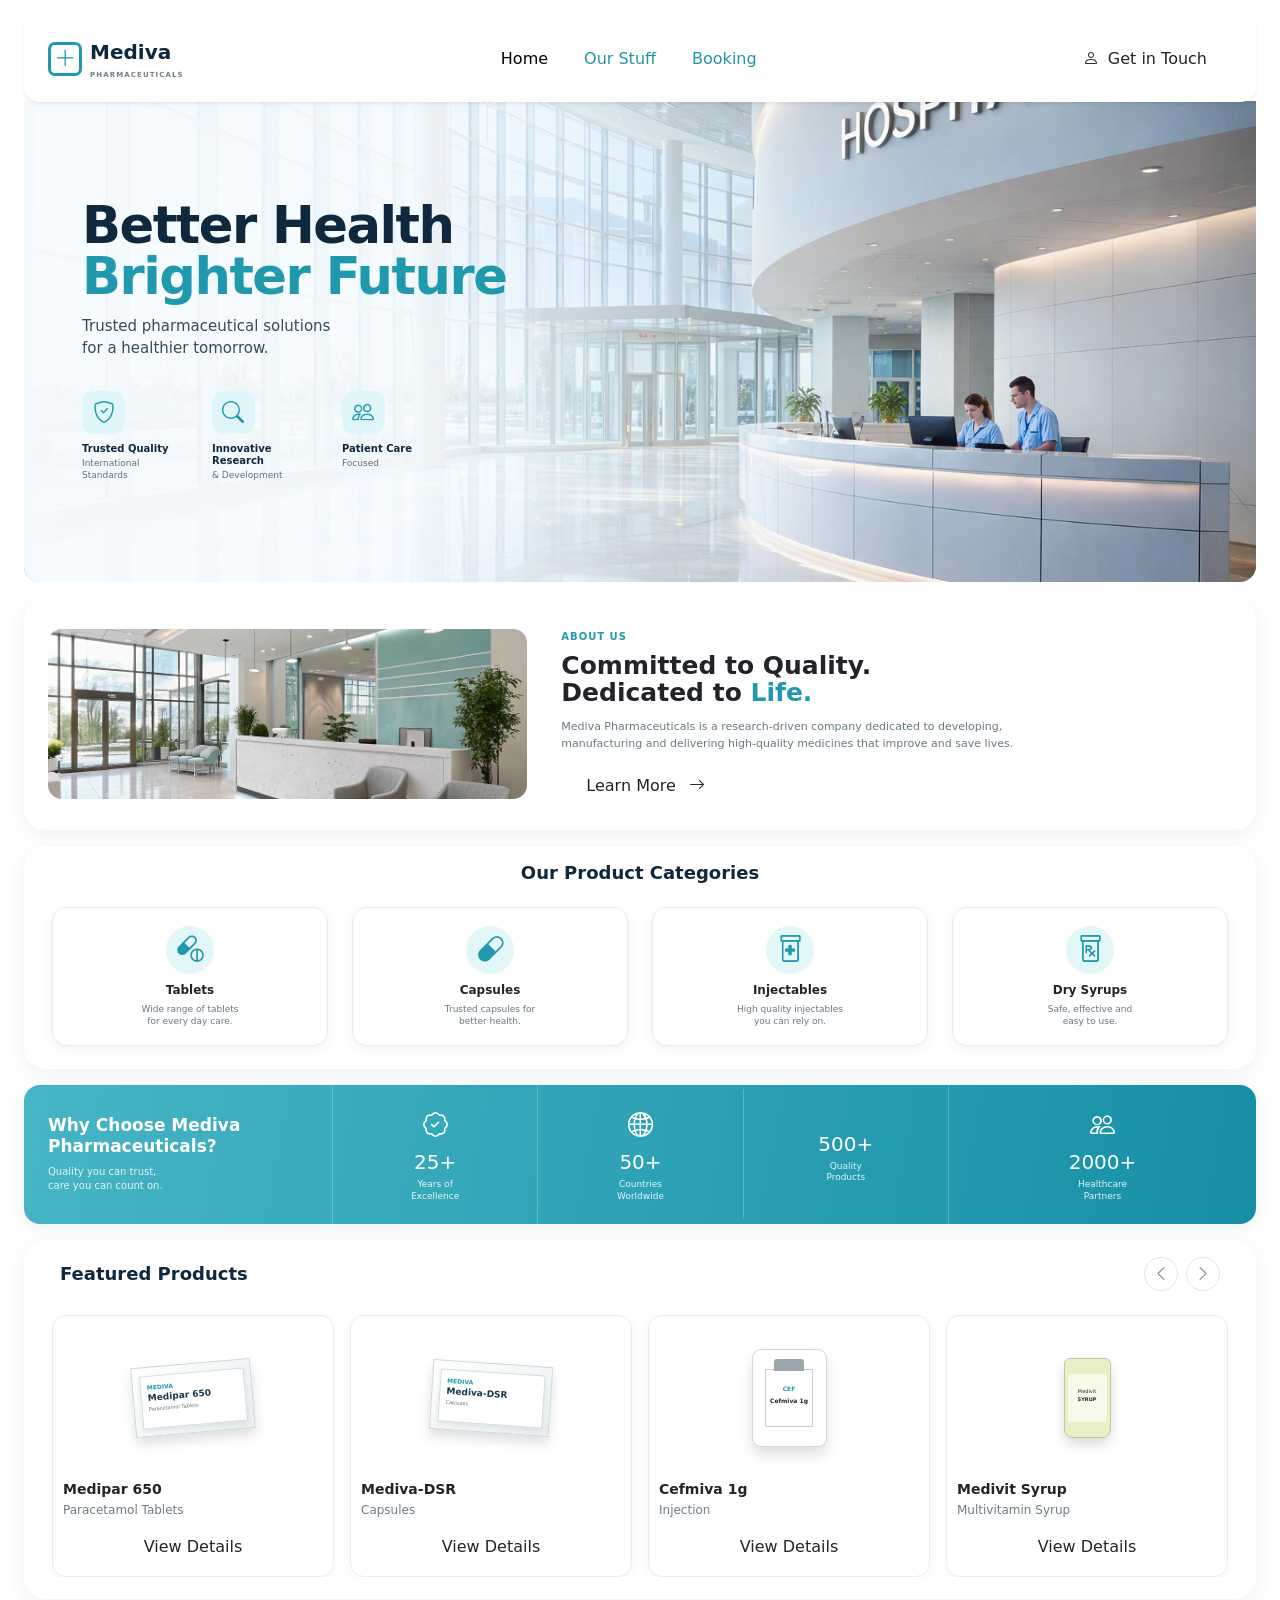
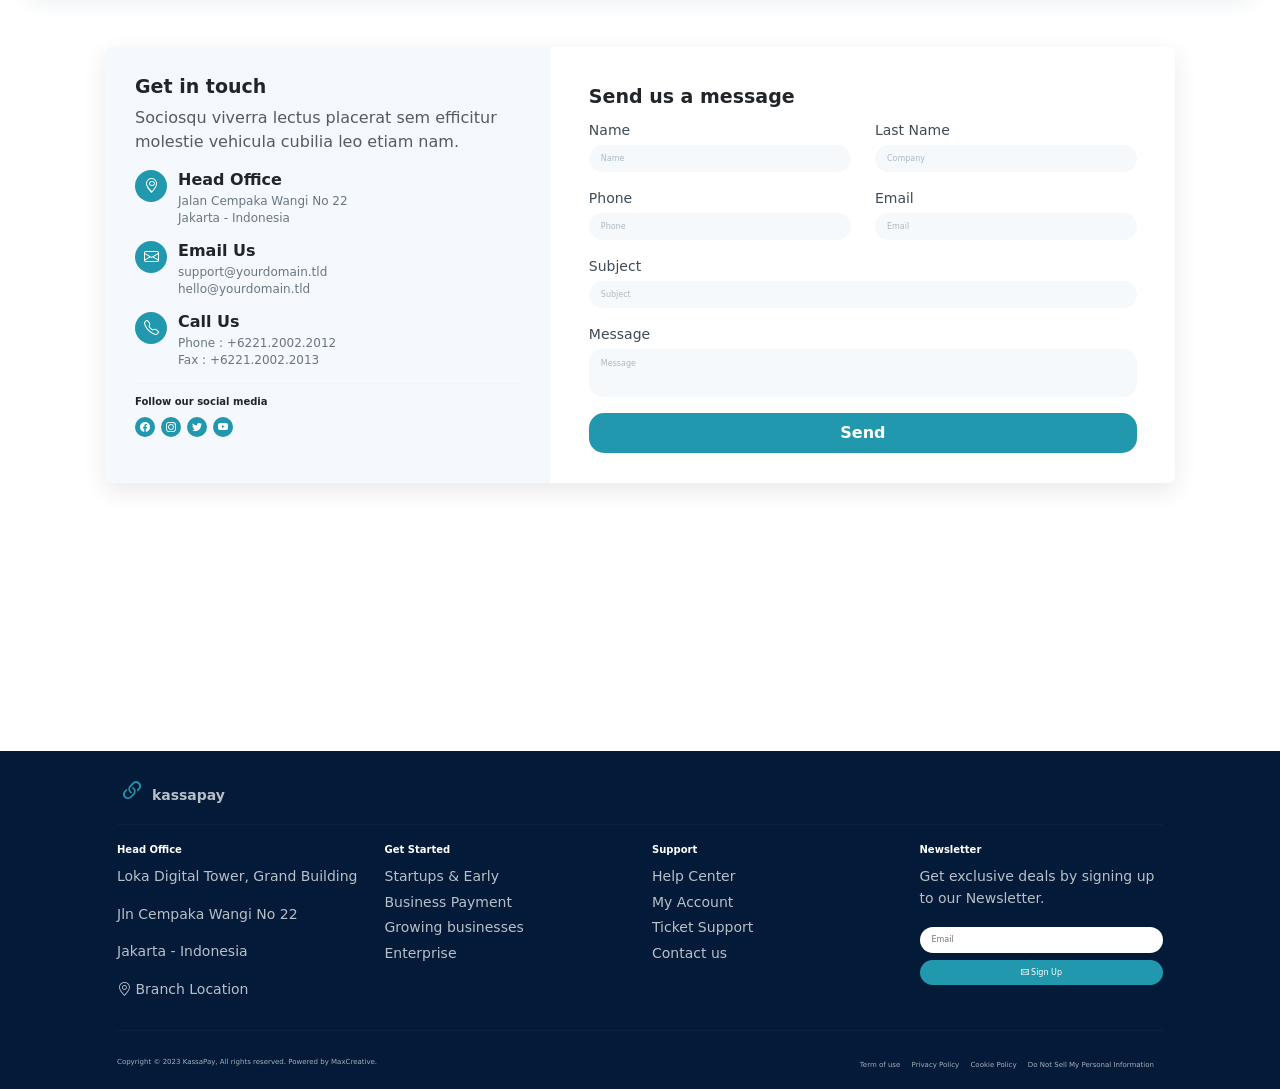
<file: index.html>
<!DOCTYPE html>
<html lang="en">
<head>
    <meta charset="UTF-8">
    <meta name="viewport" content="width=device-width, initial-scale=1.0">

    <title>Mediva Pharmaceuticals</title>

    
        <!-- External CSS -->
        <link rel="stylesheet" href="style.css">
    <!-- Bootstrap CSS -->
    <link
        href="https://cdn.jsdelivr.net/npm/bootstrap@5.3.3/dist/css/bootstrap.min.css"
        rel="stylesheet">

    <!-- Bootstrap Icons -->
    <link
        rel="stylesheet"
        href="https://cdn.jsdelivr.net/npm/bootstrap-icons@1.11.3/font/bootstrap-icons.min.css">


</head>


<body>

<main class="site-wrapper">

    <!-- ================= NAVBAR + HERO ================= -->

    <section class="hero-section container-fluid px-2 px-sm-3 px-lg-4 pt-3">

        <!-- Navbar -->
        <nav class="navbar navbar-expand-lg bg-white rounded-4 shadow-sm px-3 px-lg-4 py-3 hero-navbar">

            <div class="container-fluid p-0">

                <!-- Logo -->
                <a class="navbar-brand d-flex align-items-center gap-2" href="#">

                    <span class="brand-icon">
                        <i class="bi bi-plus-lg"></i>
                    </span>

                    <span>
                        <strong class="brand-name">Mediva</strong>
                        <small class="brand-subtitle d-block">
                            PHARMACEUTICALS
                        </small>
                    </span>

                </a>


                <!-- Mobile Button -->
                <button
                    class="navbar-toggler border-0 shadow-none"
                    type="button"
                    data-bs-toggle="collapse"
                    data-bs-target="#mainNavbar">

                    <i class="bi bi-list fs-2"></i>

                </button>


                <!-- Navigation -->
                <div class="collapse navbar-collapse" id="mainNavbar">

                    <ul class="navbar-nav mx-auto mb-2 mb-lg-0 gap-lg-3 text-center">

                        <li class="nav-item">
                            <a class="nav-link active" href="index.html">Home</a>
                        </li>

                        <li class="nav-item">
                            <a class="nav-link" href="team.html">Our Stuff</a>
                        </li>

                        <li class="nav-item">
                            <a class="nav-link" href="booking.html">Booking</a>
                        </li>

                    </ul>


                    <a href="booking.html"
                       class="btn btn-contact rounded-pill px-4">

                        <i class="bi bi-person me-1"></i>
                        Get in Touch

                    </a>

                </div>

            </div>

        </nav>


        <!-- Hero -->
        <div class="hero-content position-relative overflow-hidden rounded-bottom-4">

            <img
                class="hero-image"
                src="image/photo5.png">

            <div class="hero-overlay"></div>


            <div class="container position-relative py-5">

                <div class="row align-items-center min-vh-50">

                    <div class="col-12 col-lg-5 py-4">

                        <h1 class="hero-title">
                            Better Health<br>
                            <span>Brighter Future</span>
                        </h1>

                        <p class="hero-text">
                            Trusted pharmaceutical solutions
                            <br class="d-none d-md-block">
                            for a healthier tomorrow.
                        </p>


                        <!-- Hero Features -->

                        <div class="row g-3 mt-3 hero-features">

                            <div class="col-4">

                                <div class="feature-icon">
                                    <i class="bi bi-shield-check"></i>
                                </div>

                                <h6>Trusted Quality</h6>

                                <p>
                                    International<br>
                                    Standards
                                </p>

                            </div>


                            <div class="col-4">

                                <div class="feature-icon">
                                    <i class="bi bi-search"></i>
                                </div>

                                <h6>Innovative Research</h6>

                                <p>
                                    & Development
                                </p>

                            </div>


                            <div class="col-4">

                                <div class="feature-icon">
                                    <i class="bi bi-people"></i>
                                </div>

                                <h6>Patient Care</h6>

                                <p>
                                    Focused
                                </p>

                            </div>

                        </div>

                    </div>

                </div>

            </div>



        </div>

    </section>



    <!-- ================= ABOUT ================= -->

    <section
        id="about"
        class="container-fluid px-2 px-sm-3 px-lg-4 mt-3">

        <div class="section-card about-card">

            <div class="row align-items-center g-4">

                <div class="col-12 col-lg-5">

                    <img
                        class="about-image"
                        src="image/photo2.jpg">

                </div>


                <div class="col-12 col-lg-7">

                    <div class="about-content">

                        <span class="eyebrow">
                            ABOUT US
                        </span>

                        <h2>
                            Committed to Quality.<br>
                            Dedicated to <span>Life.</span>
                        </h2>

                        <p>
                            Mediva Pharmaceuticals is a research-driven company
                            dedicated to developing, manufacturing and delivering
                            high-quality medicines that improve and save lives.
                        </p>

                        <a href="#"
                           class="btn btn-teal rounded-pill px-4">

                            Learn More
                            <i class="bi bi-arrow-right ms-2"></i>

                        </a>

                    </div>

                </div>

            </div>

        </div>

    </section>



    <!-- ================= CATEGORIES ================= -->

    <section
        id="categories"
        class="container-fluid px-2 px-sm-3 px-lg-4 mt-3">

        <div class="section-card categories-card">

            <div class="text-center mb-4">

                <h2 class="section-title">
                    Our Product Categories
                </h2>

            </div>


            <div class="row g-3 g-lg-4">

                <!-- Tablets -->
                <div class="col-6 col-lg-3">

                    <div class="category-card">

                        <div class="category-icon">
                            <i class="bi bi-capsule-pill"></i>
                        </div>

                        <h5>Tablets</h5>

                        <p>
                            Wide range of tablets<br>
                            for every day care.
                        </p>

                    </div>

                </div>


                <!-- Capsules -->
                <div class="col-6 col-lg-3">

                    <div class="category-card">

                        <div class="category-icon">
                            <i class="bi bi-capsule"></i>
                        </div>

                        <h5>Capsules</h5>

                        <p>
                            Trusted capsules for<br>
                            better health.
                        </p>

                    </div>

                </div>


                <!-- Injectables -->
                <div class="col-6 col-lg-3">

                    <div class="category-card">

                        <div class="category-icon">
                            <i class="bi bi-prescription2"></i>
                        </div>

                        <h5>Injectables</h5>

                        <p>
                            High quality injectables<br>
                            you can rely on.
                        </p>

                    </div>

                </div>


                <!-- Syrups -->
                <div class="col-6 col-lg-3">

                    <div class="category-card">

                        <div class="category-icon">
                            <i class="bi bi-prescription"></i>
                        </div>

                        <h5>Dry Syrups</h5>

                        <p>
                            Safe, effective and<br>
                            easy to use.
                        </p>

                    </div>

                </div>

            </div>

        </div>

    </section>



    <!-- ================= STATS ================= -->

    <section
        id="quality"
        class="container-fluid px-2 px-sm-3 px-lg-4 mt-3">

        <div class="stats-section rounded-4">

            <div class="row align-items-center g-0">

                <div class="col-12 col-lg-3 stats-intro p-4">

                    <h2>
                        Why Choose Mediva
                        Pharmaceuticals?
                    </h2>

                    <p>
                        Quality you can trust,<br>
                        care you can count on.
                    </p>

                </div>


                <div class="col-6 col-lg-2 stat-item">

                    <i class="bi bi-patch-check"></i>

                    <strong>25+</strong>

                    <span>
                        Years of<br>
                        Excellence
                    </span>

                </div>


                <div class="col-6 col-lg-2 stat-item">

                    <i class="bi bi-globe2"></i>

                    <strong>50+</strong>

                    <span>
                        Countries<br>
                        Worldwide
                    </span>

                </div>


                <div class="col-6 col-lg-2 stat-item">

                    <i class="bi bi-flask"></i>

                    <strong>500+</strong>

                    <span>
                        Quality<br>
                        Products
                    </span>

                </div>


                <div class="col-6 col-lg-3 stat-item">

                    <i class="bi bi-people"></i>

                    <strong>2000+</strong>

                    <span>
                        Healthcare<br>
                        Partners
                    </span>

                </div>

            </div>

        </div>

    </section>



    <!-- ================= PRODUCTS ================= -->

    <section
        id="products"
        class="container-fluid px-2 px-sm-3 px-lg-4 mt-3">

        <div class="section-card products-section">

            <div class="d-flex justify-content-between align-items-center mb-4 px-2">

                <h2 class="section-title mb-0">
                    Featured Products
                </h2>

                <div class="d-none d-sm-flex gap-2">

                    <button
                        class="carousel-btn"
                        type="button"
                        data-bs-target="#productsCarousel"
                        data-bs-slide="prev">

                        <i class="bi bi-chevron-left"></i>

                    </button>

                    <button
                        class="carousel-btn"
                        type="button"
                        data-bs-target="#productsCarousel"
                        data-bs-slide="next">

                        <i class="bi bi-chevron-right"></i>

                    </button>

                </div>

            </div>


            <div
                id="productsCarousel"
                class="carousel slide"
                data-bs-ride="carousel">

                <div class="carousel-inner">


                    <!-- First Slide -->

                    <div class="carousel-item active">

                        <div class="row g-3">


                            <!-- Product 1 -->
                            <div class="col-6 col-lg-3">

                                <div class="product-card">

                                    <div class="product-image product-one">

                                        <div class="medicine-box">

                                            <small>MEDIVA</small>

                                            <strong>
                                                Medipar 650
                                            </strong>

                                            <span>
                                                Paracetamol Tablets
                                            </span>

                                        </div>

                                    </div>

                                    <h5>Medipar 650</h5>

                                    <p>
                                        Paracetamol Tablets
                                    </p>

                                    <a href="#"
                                       class="btn product-btn">
                                        View Details
                                    </a>

                                </div>

                            </div>


                            <!-- Product 2 -->
                            <div class="col-6 col-lg-3">

                                <div class="product-card">

                                    <div class="product-image product-two">

                                        <div class="medicine-box">

                                            <small>MEDIVA</small>

                                            <strong>
                                                Mediva-DSR
                                            </strong>

                                            <span>
                                                Capsules
                                            </span>

                                        </div>

                                    </div>

                                    <h5>Mediva-DSR</h5>

                                    <p>Capsules</p>

                                    <a href="#"
                                       class="btn product-btn">
                                        View Details
                                    </a>

                                </div>

                            </div>


                            <!-- Product 3 -->
                            <div class="col-6 col-lg-3">

                                <div class="product-card">

                                    <div class="product-image product-three">

                                        <div class="medicine-vial">

                                            <span>CEF</span>

                                            <strong>
                                                Cefmiva 1g
                                            </strong>

                                        </div>

                                    </div>

                                    <h5>Cefmiva 1g</h5>

                                    <p>Injection</p>

                                    <a href="#"
                                       class="btn product-btn">
                                        View Details
                                    </a>

                                </div>

                            </div>


                            <!-- Product 4 -->
                            <div class="col-6 col-lg-3">

                                <div class="product-card">

                                    <div class="product-image product-four">

                                        <div class="medicine-bottle">

                                            <span>
                                                Medivit
                                            </span>

                                            <strong>
                                                SYRUP
                                            </strong>

                                        </div>

                                    </div>

                                    <h5>Medivit Syrup</h5>

                                    <p>
                                        Multivitamin Syrup
                                    </p>

                                    <a href="#"
                                       class="btn product-btn">
                                        View Details
                                    </a>

                                </div>

                            </div>

                        </div>

                    </div>



                    <!-- Second Slide -->

                    <div class="carousel-item">

                        <div class="row g-3">

                            <div class="col-6 col-lg-3">

                                <div class="product-card">

                                    <div class="product-image product-two">

                                        <div class="medicine-box">

                                            <small>MEDIVA</small>

                                            <strong>
                                                Amoxiva
                                            </strong>

                                            <span>
                                                Capsules
                                            </span>

                                        </div>

                                    </div>

                                    <h5>Amoxiva</h5>

                                    <p>
                                        Antibiotic Capsules
                                    </p>

                                    <a href="#"
                                       class="btn product-btn">
                                        View Details
                                    </a>

                                </div>

                            </div>


                            <div class="col-6 col-lg-3">

                                <div class="product-card">

                                    <div class="product-image product-three">

                                        <div class="medicine-vial">

                                            <span>MED</span>

                                            <strong>
                                                Mediva 500
                                            </strong>

                                        </div>

                                    </div>

                                    <h5>Mediva 500</h5>

                                    <p>Injection</p>

                                    <a href="#"
                                       class="btn product-btn">
                                        View Details
                                    </a>

                                </div>

                            </div>


                            <div class="col-6 col-lg-3">

                                <div class="product-card">

                                    <div class="product-image product-one">

                                        <div class="medicine-box">

                                            <small>MEDIVA</small>

                                            <strong>
                                                Paracare
                                            </strong>

                                            <span>
                                                Tablets
                                            </span>

                                        </div>

                                    </div>

                                    <h5>Paracare</h5>

                                    <p>Tablets</p>

                                    <a href="#"
                                       class="btn product-btn">
                                        View Details
                                    </a>

                                </div>

                            </div>


                            <div class="col-6 col-lg-3">

                                <div class="product-card">

                                    <div class="product-image product-four">

                                        <div class="medicine-bottle">

                                            <span>
                                                VitaMed
                                            </span>

                                            <strong>
                                                SYRUP
                                            </strong>

                                        </div>

                                    </div>

                                    <h5>VitaMed Syrup</h5>

                                    <p>
                                        Multivitamin Syrup
                                    </p>

                                    <a href="#"
                                       class="btn product-btn">
                                        View Details
                                    </a>

                                </div>

                            </div>

                        </div>

                    </div>

                </div>

            </div>

        </div>

    </section>




<!-- =====================================================
     CONTACT CARD
===================================================== -->

<section
    id="contact"
    class="contact-wrapper mt-5">


    <div class="container">

        <div class="contact-card">


            <div class="row g-0">


                <!-- ======================================
                     LEFT CONTACT INFORMATION
                ======================================= -->

                <div class="col-lg-5">

                    <div class="contact-information">

                        <h2>
                            Get in touch
                        </h2>


                        <p class="text-muted">

                            Sociosqu viverra lectus placerat sem
                            efficitur molestie vehicula cubilia leo
                            etiam nam.

                        </p>


                        <!-- Head Office -->

                        <div class="contact-item">

                            <div class="contact-icon">

                                <i class="bi bi-geo-alt"></i>

                            </div>


                            <div>

                                <h6>
                                    Head Office
                                </h6>

                                <p>
                                    Jalan Cempaka Wangi No 22<br>
                                    Jakarta - Indonesia
                                </p>

                            </div>

                        </div>


                        <!-- Email -->

                        <div class="contact-item">

                            <div class="contact-icon">

                                <i class="bi bi-envelope"></i>

                            </div>


                            <div>

                                <h6>
                                    Email Us
                                </h6>

                                <p>
                                    support@yourdomain.tld<br>
                                    hello@yourdomain.tld
                                </p>

                            </div>

                        </div>


                        <!-- Phone -->

                        <div class="contact-item">

                            <div class="contact-icon">

                                <i class="bi bi-telephone"></i>

                            </div>


                            <div>

                                <h6>
                                    Call Us
                                </h6>

                                <p>
                                    Phone : +6221.2002.2012<br>
                                    Fax : +6221.2002.2013
                                </p>

                            </div>

                        </div>


                        <hr>


                        <!-- Social Media -->

                        <h6 class="social-title">
                            Follow our social media
                        </h6>


                        <div class="social-icons">

                            <a href="#">
                                <i class="bi bi-facebook"></i>
                            </a>

                            <a href="#">
                                <i class="bi bi-instagram"></i>
                            </a>

                            <a href="#">
                                <i class="bi bi-twitter"></i>
                            </a>

                            <a href="#">
                                <i class="bi bi-youtube"></i>
                            </a>

                        </div>

                    </div>

                </div>



                <!-- ======================================
                     RIGHT CONTACT FORM
                ======================================= -->

                <div class="col-lg-7">

                    <div class="contact-form">

                        <h2>
                            Send us a message
                        </h2>


                        <form>


                            <!-- Name + Company -->

                            <div class="row">

                                <div class="col-md-6 mb-3">

                                    <label>
                                        Name
                                    </label>

                                    <input
                                        type="text"
                                        class="form-control"
                                        placeholder="Name">

                                </div>


                                <div class="col-md-6 mb-3">

                                    <label>
                                        Last Name
                                    </label>

                                    <input
                                        type="text"
                                        class="form-control"
                                        placeholder="Company">

                                </div>

                            </div>


                            <!-- Phone + Email -->

                            <div class="row">

                                <div class="col-md-6 mb-3">

                                    <label>
                                        Phone
                                    </label>

                                    <input
                                        type="text"
                                        class="form-control"
                                        placeholder="Phone">

                                </div>


                                <div class="col-md-6 mb-3">

                                    <label>
                                        Email
                                    </label>

                                    <input
                                        type="email"
                                        class="form-control"
                                        placeholder="Email">

                                </div>

                            </div>


                            <!-- Subject -->

                            <div class="mb-3">

                                <label>
                                    Subject
                                </label>

                                <input
                                    type="text"
                                    class="form-control"
                                    placeholder="Subject">

                            </div>


                            <!-- Message -->

                            <div class="mb-3">

                                <label>
                                    Message
                                </label>

                                <textarea
                                    class="form-control message-box"
                                    placeholder="Message"></textarea>

                            </div>


                            <!-- Send -->

                            <button
                                type="submit"
                                class=" send-btn">

                                Send

                            </button>

                        </form>

                    </div>

                </div>

            </div>

        </div>

    </div>

</section>



<!-- =====================================================
     MAP
===================================================== -->

<section class="map-section">

    <iframe
        src="https://www.google.com/maps?q=London%20Eye%2C%20London&output=embed"
        loading="lazy"
        allowfullscreen>
    </iframe>

</section>



<!-- =====================================================
     FOOTER
===================================================== -->

<footer class="footer">


    <div class="container">


        <!-- Footer Top -->

        <div
            class="footer-top d-flex justify-content-between align-items-center">

            <a
                class="footer-logo"
                href="#">

                <span class="logo-icon">
                    <i class="bi bi-link-45deg"></i>
                </span>

                <span>
                    kassapay
                </span>

            </a>


            <!-- Footer Social -->

        </div>


        <hr class="footer-line">



        <!-- Footer Columns -->

        <div class="row gy-4">


            <!-- Office -->

            <div class="col-6 col-lg-3">

                <h6>
                    Head Office
                </h6>

                <p>
                    Loka Digital Tower, Grand Building
                </p>

                <p>
                    Jln Cempaka Wangi No 22
                </p>

                <p>
                    Jakarta - Indonesia
                </p>

                <p>
                    <i class="bi bi-geo-alt"></i>
                    Branch Location
                </p>

            </div>


            <!-- Get Started -->

            <div class="col-6 col-lg-3">

                <h6>
                    Get Started
                </h6>

                <a href="#">
                    Startups & Early
                </a>

                <a href="#">
                    Business Payment
                </a>

                <a href="#">
                    Growing businesses
                </a>

                <a href="#">
                    Enterprise
                </a>

            </div>


            <!-- Support -->

            <div class="col-6 col-lg-3">

                <h6>
                    Support
                </h6>

                <a href="#">
                    Help Center
                </a>

                <a href="#">
                    My Account
                </a>

                <a href="#">
                    Ticket Support
                </a>

                <a href="#">
                    Contact us
                </a>

            </div>


            <!-- Newsletter -->

            <div class="col-12 col-lg-3">

                <h6>
                    Newsletter
                </h6>

                <p>
                    Get exclusive deals by signing up
                    to our Newsletter.
                </p>


                <input
                    type="email"
                    class="newsletter-input"
                    placeholder="Email">


                <button
                    class="newsletter-btn">

                    <i class="bi bi-envelope"></i>
                    Sign Up

                </button>

            </div>

        </div>



        <!-- Footer Bottom -->

        <hr class="footer-line">


        <div class="footer-bottom">

            <span>
                Copyright © 2023 KassaPay, All rights reserved.
                Powered by MaxCreative.
            </span>


            <div>

                <a href="#">
                    Term of use
                </a>

                <a href="#">
                    Privacy Policy
                </a>

                <a href="#">
                    Cookie Policy
                </a>

                <a href="#">
                    Do Not Sell My Personal Information
                </a>

            </div>

        </div>

    </div>

</footer>






















</main>


<!-- Bootstrap JS -->
<script
    src="https://cdn.jsdelivr.net/npm/bootstrap@5.3.3/dist/js/bootstrap.bundle.min.js">
</script>

</body>



</html>
</file>
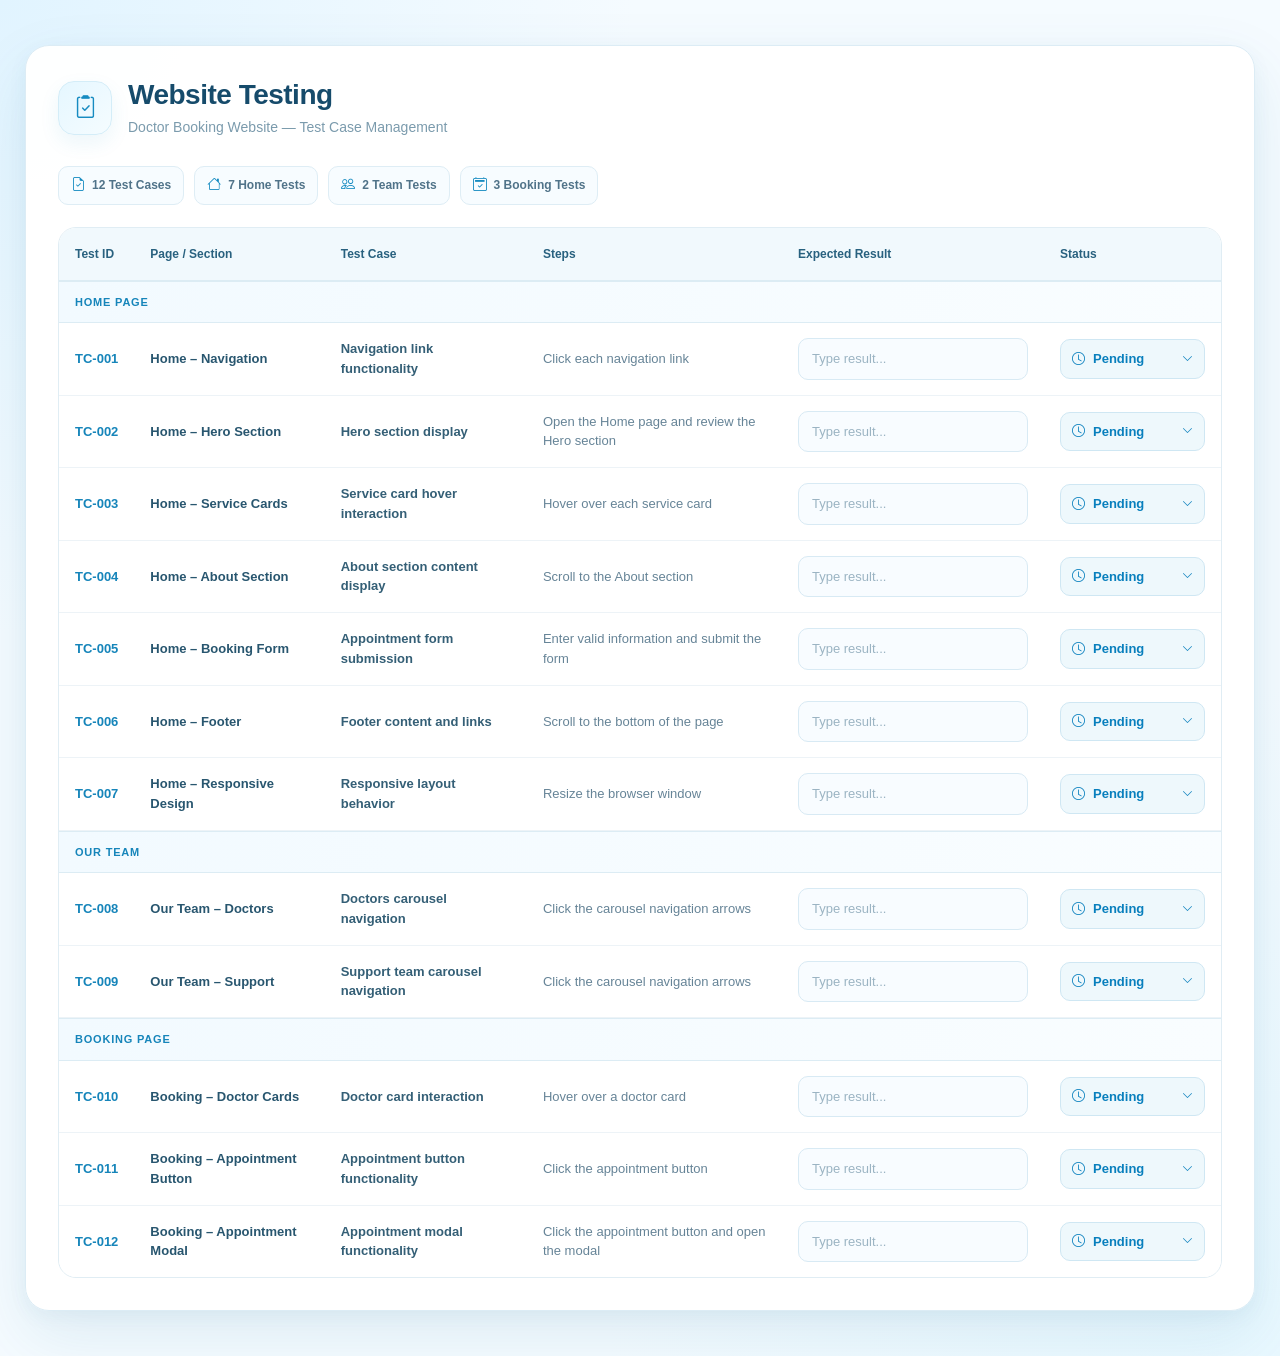
<file: testing.html>
<!DOCTYPE html>
<html lang="en">
<head>
    <meta charset="UTF-8">
    <meta name="viewport" content="width=device-width, initial-scale=1.0">
    <title>Doctor Booking - Website Testing</title>
     <!-- Bootstrap -->
    <link
        href="https://cdn.jsdelivr.net/npm/bootstrap@5.3.3/dist/css/bootstrap.min.css"
        rel="stylesheet"
    >

    <!-- Bootstrap Icons -->
    <link
        rel="stylesheet"
        href="https://cdn.jsdelivr.net/npm/bootstrap-icons@1.11.3/font/bootstrap-icons.min.css"
    >

</head>
 <style>

        * {
            margin: 0;
            padding: 0;
            box-sizing: border-box;
        }

        body {
            min-height: 100vh;
            padding: 45px 25px;
            font-family: "Segoe UI", Arial, sans-serif;
            background:
                radial-gradient(
                    circle at top left,
                    #e1f4ff 0%,
                    transparent 34%
                ),
                radial-gradient(
                    circle at bottom right,
                    #e8f8ff 0%,
                    transparent 36%
                ),
                #f5fbff;
            color: #173b57;
        }

        /* =========================
           MAIN CONTAINER
        ========================== */

        .testing-box {
            width: 100%;
            max-width: 1500px;
            margin: auto;
            padding: 32px;
            background: rgba(255,255,255,0.98);
            border: 1px solid #dcecf5;
            border-radius: 24px;

            box-shadow:
                0 25px 65px rgba(22,105,145,0.10),
                0 6px 20px rgba(22,105,145,0.05);
        }

        /* =========================
           HEADER
        ========================== */

        .testing-header {
            display: flex;
            align-items: center;
            justify-content: space-between;
            gap: 20px;
            margin-bottom: 28px;
        }

        .header-content {
            display: flex;
            align-items: center;
            gap: 16px;
        }

        .testing-icon {
            width: 54px;
            height: 54px;

            display: flex;
            align-items: center;
            justify-content: center;

            border-radius: 16px;

            background:
                linear-gradient(
                    135deg,
                    #e5f7ff,
                    #f5fcff
                );

            border: 1px solid #d4edf8;

            color: #168bc1;
            font-size: 23px;

            box-shadow:
                0 8px 20px rgba(22,139,193,0.08);
        }

        .title-area h1 {
            font-size: 28px;
            font-weight: 700;
            color: #164b6b;
            margin-bottom: 5px;
            letter-spacing: -0.5px;
        }

        .title-area p {
            margin: 0;
            color: #7b9bad;
            font-size: 14px;
        }

        /* =========================
           TEST SUMMARY
        ========================== */

        .test-summary {
            display: flex;
            align-items: center;
            gap: 10px;
            margin-bottom: 22px;
            flex-wrap: wrap;
        }

        .summary-item {
            display: flex;
            align-items: center;
            gap: 7px;

            padding: 8px 12px;

            background: #f7fcff;
            border: 1px solid #deedf5;
            border-radius: 10px;

            color: #507389;
            font-size: 12px;
            font-weight: 600;
        }

        .summary-item i {
            color: #168bc1;
            font-size: 14px;
        }

        /* =========================
           TABLE CONTAINER
        ========================== */

        .table-container {
            width: 100%;
            overflow-x: auto;

            border: 1px solid #e0edf4;
            border-radius: 18px;

            background: #ffffff;
        }

        .testing-table {
            width: 100%;
            min-width: 1100px;

            border-collapse: separate;
            border-spacing: 0;
        }

        /* =========================
           TABLE HEADER
        ========================== */

        .testing-table thead th {
            padding: 17px 16px;

            background: #f1f9fd;
            color: #28617f;

            font-size: 12px;
            font-weight: 700;

            text-align: left;
            white-space: nowrap;

            border-bottom: 1px solid #dcecf4;
        }

        .testing-table thead th:first-child {
            border-top-left-radius: 17px;
        }

        .testing-table thead th:last-child {
            border-top-right-radius: 17px;
        }

        /* =========================
           TABLE BODY
        ========================== */

        .testing-table tbody td {
            padding: 15px 16px;

            font-size: 13px;
            color: #41657a;

            border-bottom: 1px solid #edf3f7;

            vertical-align: middle;
        }

        .testing-table tbody tr {
            transition: all 0.25s ease;
        }

        .testing-table tbody tr:not(.section-row):hover {
            background: #f9fdff;
        }

        .testing-table tbody tr:last-child td {
            border-bottom: none;
        }

        .testing-table tbody td:first-child {
            font-weight: 700;
            color: #1685ba;
            white-space: nowrap;
        }

        .testing-table tbody td:nth-child(2) {
            font-weight: 600;
            color: #28566f;
        }

        .testing-table tbody td:nth-child(3) {
            font-weight: 600;
            color: #345f76;
        }

        .testing-table tbody td:nth-child(4) {
            color: #668497;
        }

        /* =========================
           SECTION ROW
        ========================== */

        .section-row td {
            padding: 12px 16px !important;

            background:
                linear-gradient(
                    90deg,
                    #f2faff,
                    #f9fdff
                );

            color: #1685ba !important;

            font-size: 11px !important;
            font-weight: 700 !important;

            text-transform: uppercase;
            letter-spacing: 0.8px;

            border-top: 1px solid #dcecf4;
            border-bottom: 1px solid #dcecf4 !important;
        }

        /* =========================
           EXPECTED RESULT
        ========================== */

        .expected-input {
            width: 100%;
            min-width: 230px;

            padding: 10px 13px;

            border: 1px solid #d8eaf4;
            border-radius: 10px;

            background: #f8fcff;
            color: #173b57;

            font-family: "Segoe UI", Arial, sans-serif;
            font-size: 13px;
            font-weight: 500;

            outline: none;

            transition: all 0.3s ease;
        }

        .expected-input::placeholder {
            color: #9bb4c3;
            font-weight: 400;
        }

        .expected-input:hover {
            border-color: #9ed5ee;
            background: #ffffff;
        }

        .expected-input:focus {
            border-color: #36a9dc;
            background: #ffffff;

            box-shadow:
                0 0 0 4px rgba(54,169,220,0.10);

            transform: translateY(-1px);
        }

        /* =========================
           STATUS
        ========================== */

        .status-wrapper {
            position: relative;
            width: 145px;
        }

        .status-button {
            width: 100%;

            display: flex;
            align-items: center;
            justify-content: space-between;
            gap: 8px;

            padding: 9px 11px;

            border-radius: 10px;
            border: 1px solid;

            background: #ffffff;

            font-size: 13px;
            font-weight: 600;

            cursor: pointer;
            outline: none;

            transition: all 0.3s ease;
        }

        .status-left {
            display: flex;
            align-items: center;
            gap: 8px;
        }

        .status-button .arrow {
            font-size: 11px;
            transition: transform 0.3s ease;
        }

        .status-wrapper.active .arrow {
            transform: rotate(180deg);
        }

        .status-button.pending {
            background: #eef8fc;
            color: #087fbd;
            border-color: #cfe7f3;
        }

        .status-button.pass {
            background: #eaf8ef;
            color: #168447;
            border-color: #bde7cc;
        }

        .status-button.fail {
            background: #fff0f0;
            color: #d93636;
            border-color: #f1bcbc;
        }

        .status-button:hover {
            transform: translateY(-2px);

            box-shadow:
                0 7px 18px rgba(21,112,157,0.13);
        }

        /* =========================
           STATUS MENU
        ========================== */

        .status-menu {
            position: absolute;

            top: calc(100% + 8px);
            left: 0;

            width: 100%;

            padding: 6px;

            background: #ffffff;

            border: 1px solid #dcecf4;
            border-radius: 12px;

            box-shadow:
                0 15px 30px rgba(28,91,120,0.14);

            opacity: 0;
            visibility: hidden;

            transform:
                translateY(-8px)
                scale(0.97);

            transition:
                opacity 0.22s ease,
                transform 0.22s ease,
                visibility 0.22s ease;

            z-index: 100;
        }

        .status-wrapper.active .status-menu {
            opacity: 1;
            visibility: visible;

            transform:
                translateY(0)
                scale(1);
        }

        .status-option {
            width: 100%;

            display: flex;
            align-items: center;

            gap: 8px;

            padding: 9px 10px;
            margin: 2px 0;

            border: none;
            border-radius: 8px;

            background: transparent;

            font-size: 13px;
            font-weight: 600;

            text-align: left;

            cursor: pointer;

            transition: all 0.25s ease;
        }

        .status-option:hover {
            transform: translateX(3px);
        }

        .pending-option {
            color: #087fbd;
        }

        .pending-option:hover {
            background: #eef8fc;
        }

        .pass-option {
            color: #168447;
        }

        .pass-option:hover {
            background: #eaf8ef;
        }

        .fail-option {
            color: #d93636;
        }

        .fail-option:hover {
            background: #fff0f0;
        }

        /* =========================
           RESPONSIVE
        ========================== */

        @media (max-width: 768px) {

            body {
                padding: 20px 12px;
            }

            .testing-box {
                padding: 18px;
                border-radius: 18px;
            }

            .testing-header {
                align-items: flex-start;
            }

            .title-area h1 {
                font-size: 23px;
            }

            .title-area p {
                font-size: 13px;
            }

            .testing-icon {
                width: 46px;
                height: 46px;
                font-size: 19px;
            }

            .testing-table {
                min-width: 1100px;
            }

            .table-container {
                border-radius: 14px;
            }
        }

        @media (max-width: 480px) {

            body {
                padding: 12px 8px;
            }

            .testing-box {
                padding: 13px;
            }

            .testing-header {
                margin-bottom: 18px;
            }

            .header-content {
                gap: 10px;
            }

            .title-area h1 {
                font-size: 20px;
            }

            .title-area p {
                font-size: 12px;
            }

            .testing-icon {
                width: 42px;
                height: 42px;
                font-size: 17px;
            }
        }

    </style>
<body>
    <div class="testing-box">

    <!-- HEADER -->

    <div class="testing-header">

        <div class="header-content">

            <div class="testing-icon">
                <i class="bi bi-clipboard2-check"></i>
            </div>

            <div class="title-area">
                <h1>Website Testing</h1>
                <p>Doctor Booking Website — Test Case Management</p>
            </div>

        </div>

    </div>


    <!-- SUMMARY -->

    <div class="test-summary">

        <div class="summary-item">
            <i class="bi bi-file-earmark-check"></i>
            12 Test Cases
        </div>

        <div class="summary-item">
            <i class="bi bi-house"></i>
            7 Home Tests
        </div>

        <div class="summary-item">
            <i class="bi bi-people"></i>
            2 Team Tests
        </div>

        <div class="summary-item">
            <i class="bi bi-calendar2-check"></i>
            3 Booking Tests
        </div>

    </div>


    <!-- TABLE -->

    <div class="table-container">

        <table class="testing-table">

            <thead>

                <tr>
                    <th>Test ID</th>
                    <th>Page / Section</th>
                    <th>Test Case</th>
                    <th>Steps</th>
                    <th>Expected Result</th>
                    <th>Status</th>
                </tr>

            </thead>


            <tbody>


                <!-- =========================
                     HOME PAGE
                ========================== -->

                <tr class="section-row">
                    <td colspan="6">Home Page</td>
                </tr>


                <!-- TC-001 -->

                <tr>

                    <td>TC-001</td>

                    <td>Home – Navigation</td>

                    <td>Navigation link functionality</td>

                    <td>Click each navigation link</td>

                    <td>
                        <input
                            type="text"
                            class="expected-input"
                            data-test="TC-001"
                            placeholder="Type result..."
                        >
                    </td>

                    <td>
                        <div class="status-wrapper">

                            <button
                                class="status-button pending"
                                type="button"
                            >
                                <span class="status-left">
                                    <i class="bi bi-clock"></i>
                                    <span class="status-text">
                                        Pending
                                    </span>
                                </span>

                                <i class="bi bi-chevron-down arrow"></i>
                            </button>

                            <div class="status-menu">

                                <button
                                    class="status-option pending-option"
                                    onclick="setStatus(this,'pending','Pending','bi-clock')"
                                >
                                    <i class="bi bi-clock"></i>
                                    Pending
                                </button>

                                <button
                                    class="status-option pass-option"
                                    onclick="setStatus(this,'pass','Pass','bi-check-lg')"
                                >
                                    <i class="bi bi-check-lg"></i>
                                    Pass
                                </button>

                                <button
                                    class="status-option fail-option"
                                    onclick="setStatus(this,'fail','Fail','bi-x-lg')"
                                >
                                    <i class="bi bi-x-lg"></i>
                                    Fail
                                </button>

                            </div>

                        </div>
                    </td>

                </tr>


                <!-- TC-002 -->

                <tr>

                    <td>TC-002</td>

                    <td>Home – Hero Section</td>

                    <td>Hero section display</td>

                    <td>Open the Home page and review the Hero section</td>

                    <td>
                        <input
                            type="text"
                            class="expected-input"
                            data-test="TC-002"
                            placeholder="Type result..."
                        >
                    </td>

                    <td>
                        <div class="status-wrapper">

                            <button class="status-button pending" type="button">

                                <span class="status-left">
                                    <i class="bi bi-clock"></i>
                                    <span class="status-text">
                                        Pending
                                    </span>
                                </span>

                                <i class="bi bi-chevron-down arrow"></i>

                            </button>

                            <div class="status-menu">

                                <button
                                    class="status-option pending-option"
                                    onclick="setStatus(this,'pending','Pending','bi-clock')"
                                >
                                    <i class="bi bi-clock"></i>
                                    Pending
                                </button>

                                <button
                                    class="status-option pass-option"
                                    onclick="setStatus(this,'pass','Pass','bi-check-lg')"
                                >
                                    <i class="bi bi-check-lg"></i>
                                    Pass
                                </button>

                                <button
                                    class="status-option fail-option"
                                    onclick="setStatus(this,'fail','Fail','bi-x-lg')"
                                >
                                    <i class="bi bi-x-lg"></i>
                                    Fail
                                </button>

                            </div>

                        </div>
                    </td>

                </tr>


                <!-- TC-003 -->

                <tr>

                    <td>TC-003</td>

                    <td>Home – Service Cards</td>

                    <td>Service card hover interaction</td>

                    <td>Hover over each service card</td>

                    <td>
                        <input
                            type="text"
                            class="expected-input"
                            data-test="TC-003"
                            placeholder="Type result..."
                        >
                    </td>

                    <td>
                        <div class="status-wrapper">

                            <button class="status-button pending" type="button">

                                <span class="status-left">
                                    <i class="bi bi-clock"></i>
                                    <span class="status-text">
                                        Pending
                                    </span>
                                </span>

                                <i class="bi bi-chevron-down arrow"></i>

                            </button>

                            <div class="status-menu">

                                <button
                                    class="status-option pending-option"
                                    onclick="setStatus(this,'pending','Pending','bi-clock')"
                                >
                                    <i class="bi bi-clock"></i>
                                    Pending
                                </button>

                                <button
                                    class="status-option pass-option"
                                    onclick="setStatus(this,'pass','Pass','bi-check-lg')"
                                >
                                    <i class="bi bi-check-lg"></i>
                                    Pass
                                </button>

                                <button
                                    class="status-option fail-option"
                                    onclick="setStatus(this,'fail','Fail','bi-x-lg')"
                                >
                                    <i class="bi bi-x-lg"></i>
                                    Fail
                                </button>

                            </div>

                        </div>
                    </td>

                </tr>


                <!-- TC-004 -->

                <tr>

                    <td>TC-004</td>

                    <td>Home – About Section</td>

                    <td>About section content display</td>

                    <td>Scroll to the About section</td>

                    <td>
                        <input
                            type="text"
                            class="expected-input"
                            data-test="TC-004"
                            placeholder="Type result..."
                        >
                    </td>

                    <td>
                        <div class="status-wrapper">

                            <button class="status-button pending" type="button">

                                <span class="status-left">
                                    <i class="bi bi-clock"></i>
                                    <span class="status-text">
                                        Pending
                                    </span>
                                </span>

                                <i class="bi bi-chevron-down arrow"></i>

                            </button>

                            <div class="status-menu">

                                <button
                                    class="status-option pending-option"
                                    onclick="setStatus(this,'pending','Pending','bi-clock')"
                                >
                                    <i class="bi bi-clock"></i>
                                    Pending
                                </button>

                                <button
                                    class="status-option pass-option"
                                    onclick="setStatus(this,'pass','Pass','bi-check-lg')"
                                >
                                    <i class="bi bi-check-lg"></i>
                                    Pass
                                </button>

                                <button
                                    class="status-option fail-option"
                                    onclick="setStatus(this,'fail','Fail','bi-x-lg')"
                                >
                                    <i class="bi bi-x-lg"></i>
                                    Fail
                                </button>

                            </div>

                        </div>
                    </td>

                </tr>


                <!-- TC-005 -->

                <tr>

                    <td>TC-005</td>

                    <td>Home – Booking Form</td>

                    <td>Appointment form submission</td>

                    <td>Enter valid information and submit the form</td>

                    <td>
                        <input
                            type="text"
                            class="expected-input"
                            data-test="TC-005"
                            placeholder="Type result..."
                        >
                    </td>

                    <td>
                        <div class="status-wrapper">

                            <button class="status-button pending" type="button">

                                <span class="status-left">
                                    <i class="bi bi-clock"></i>
                                    <span class="status-text">
                                        Pending
                                    </span>
                                </span>

                                <i class="bi bi-chevron-down arrow"></i>

                            </button>

                            <div class="status-menu">

                                <button
                                    class="status-option pending-option"
                                    onclick="setStatus(this,'pending','Pending','bi-clock')"
                                >
                                    <i class="bi bi-clock"></i>
                                    Pending
                                </button>

                                <button
                                    class="status-option pass-option"
                                    onclick="setStatus(this,'pass','Pass','bi-check-lg')"
                                >
                                    <i class="bi bi-check-lg"></i>
                                    Pass
                                </button>

                                <button
                                    class="status-option fail-option"
                                    onclick="setStatus(this,'fail','Fail','bi-x-lg')"
                                >
                                    <i class="bi bi-x-lg"></i>
                                    Fail
                                </button>

                            </div>

                        </div>
                    </td>

                </tr>


                <!-- TC-006 -->

                <tr>

                    <td>TC-006</td>

                    <td>Home – Footer</td>

                    <td>Footer content and links</td>

                    <td>Scroll to the bottom of the page</td>

                    <td>
                        <input
                            type="text"
                            class="expected-input"
                            data-test="TC-006"
                            placeholder="Type result..."
                        >
                    </td>

                    <td>
                        <div class="status-wrapper">

                            <button class="status-button pending" type="button">

                                <span class="status-left">
                                    <i class="bi bi-clock"></i>
                                    <span class="status-text">
                                        Pending
                                    </span>
                                </span>

                                <i class="bi bi-chevron-down arrow"></i>

                            </button>

                            <div class="status-menu">

                                <button
                                    class="status-option pending-option"
                                    onclick="setStatus(this,'pending','Pending','bi-clock')"
                                >
                                    <i class="bi bi-clock"></i>
                                    Pending
                                </button>

                                <button
                                    class="status-option pass-option"
                                    onclick="setStatus(this,'pass','Pass','bi-check-lg')"
                                >
                                    <i class="bi bi-check-lg"></i>
                                    Pass
                                </button>

                                <button
                                    class="status-option fail-option"
                                    onclick="setStatus(this,'fail','Fail','bi-x-lg')"
                                >
                                    <i class="bi bi-x-lg"></i>
                                    Fail
                                </button>

                            </div>

                        </div>
                    </td>

                </tr>


                <!-- TC-007 -->

                <tr>

                    <td>TC-007</td>

                    <td>Home – Responsive Design</td>

                    <td>Responsive layout behavior</td>

                    <td>Resize the browser window</td>

                    <td>
                        <input
                            type="text"
                            class="expected-input"
                            data-test="TC-007"
                            placeholder="Type result..."
                        >
                    </td>

                    <td>
                        <div class="status-wrapper">

                            <button class="status-button pending" type="button">

                                <span class="status-left">
                                    <i class="bi bi-clock"></i>
                                    <span class="status-text">
                                        Pending
                                    </span>
                                </span>

                                <i class="bi bi-chevron-down arrow"></i>

                            </button>

                            <div class="status-menu">

                                <button
                                    class="status-option pending-option"
                                    onclick="setStatus(this,'pending','Pending','bi-clock')"
                                >
                                    <i class="bi bi-clock"></i>
                                    Pending
                                </button>

                                <button
                                    class="status-option pass-option"
                                    onclick="setStatus(this,'pass','Pass','bi-check-lg')"
                                >
                                    <i class="bi bi-check-lg"></i>
                                    Pass
                                </button>

                                <button
                                    class="status-option fail-option"
                                    onclick="setStatus(this,'fail','Fail','bi-x-lg')"
                                >
                                    <i class="bi bi-x-lg"></i>
                                    Fail
                                </button>

                            </div>

                        </div>
                    </td>

                </tr>


                <!-- =========================
                     OUR TEAM
                ========================== -->

                <tr class="section-row">
                    <td colspan="6">Our Team</td>
                </tr>


                <!-- TC-008 -->

                <tr>

                    <td>TC-008</td>

                    <td>Our Team – Doctors</td>

                    <td>Doctors carousel navigation</td>

                    <td>Click the carousel navigation arrows</td>

                    <td>
                        <input
                            type="text"
                            class="expected-input"
                            data-test="TC-008"
                            placeholder="Type result..."
                        >
                    </td>

                    <td>
                        <div class="status-wrapper">

                            <button class="status-button pending" type="button">

                                <span class="status-left">
                                    <i class="bi bi-clock"></i>
                                    <span class="status-text">
                                        Pending
                                    </span>
                                </span>

                                <i class="bi bi-chevron-down arrow"></i>

                            </button>

                            <div class="status-menu">

                                <button
                                    class="status-option pending-option"
                                    onclick="setStatus(this,'pending','Pending','bi-clock')"
                                >
                                    <i class="bi bi-clock"></i>
                                    Pending
                                </button>

                                <button
                                    class="status-option pass-option"
                                    onclick="setStatus(this,'pass','Pass','bi-check-lg')"
                                >
                                    <i class="bi bi-check-lg"></i>
                                    Pass
                                </button>

                                <button
                                    class="status-option fail-option"
                                    onclick="setStatus(this,'fail','Fail','bi-x-lg')"
                                >
                                    <i class="bi bi-x-lg"></i>
                                    Fail
                                </button>

                            </div>

                        </div>
                    </td>

                </tr>


                <!-- TC-009 -->

                <tr>

                    <td>TC-009</td>

                    <td>Our Team – Support</td>

                    <td>Support team carousel navigation</td>

                    <td>Click the carousel navigation arrows</td>

                    <td>
                        <input
                            type="text"
                            class="expected-input"
                            data-test="TC-009"
                            placeholder="Type result..."
                        >
                    </td>

                    <td>
                        <div class="status-wrapper">

                            <button class="status-button pending" type="button">

                                <span class="status-left">
                                    <i class="bi bi-clock"></i>
                                    <span class="status-text">
                                        Pending
                                    </span>
                                </span>

                                <i class="bi bi-chevron-down arrow"></i>

                            </button>

                            <div class="status-menu">

                                <button
                                    class="status-option pending-option"
                                    onclick="setStatus(this,'pending','Pending','bi-clock')"
                                >
                                    <i class="bi bi-clock"></i>
                                    Pending
                                </button>

                                <button
                                    class="status-option pass-option"
                                    onclick="setStatus(this,'pass','Pass','bi-check-lg')"
                                >
                                    <i class="bi bi-check-lg"></i>
                                    Pass
                                </button>

                                <button
                                    class="status-option fail-option"
                                    onclick="setStatus(this,'fail','Fail','bi-x-lg')"
                                >
                                    <i class="bi bi-x-lg"></i>
                                    Fail
                                </button>

                            </div>

                        </div>
                    </td>

                </tr>


                <!-- =========================
                     BOOKING PAGE
                ========================== -->

                <tr class="section-row">
                    <td colspan="6">Booking Page</td>
                </tr>


                <!-- TC-010 -->

                <tr>

                    <td>TC-010</td>

                    <td>Booking – Doctor Cards</td>

                    <td>Doctor card interaction</td>

                    <td>Hover over a doctor card</td>

                    <td>
                        <input
                            type="text"
                            class="expected-input"
                            data-test="TC-010"
                            placeholder="Type result..."
                        >
                    </td>

                    <td>
                        <div class="status-wrapper">

                            <button class="status-button pending" type="button">

                                <span class="status-left">
                                    <i class="bi bi-clock"></i>
                                    <span class="status-text">
                                        Pending
                                    </span>
                                </span>

                                <i class="bi bi-chevron-down arrow"></i>

                            </button>

                            <div class="status-menu">

                                <button
                                    class="status-option pending-option"
                                    onclick="setStatus(this,'pending','Pending','bi-clock')"
                                >
                                    <i class="bi bi-clock"></i>
                                    Pending
                                </button>

                                <button
                                    class="status-option pass-option"
                                    onclick="setStatus(this,'pass','Pass','bi-check-lg')"
                                >
                                    <i class="bi bi-check-lg"></i>
                                    Pass
                                </button>

                                <button
                                    class="status-option fail-option"
                                    onclick="setStatus(this,'fail','Fail','bi-x-lg')"
                                >
                                    <i class="bi bi-x-lg"></i>
                                    Fail
                                </button>

                            </div>

                        </div>
                    </td>

                </tr>


                <!-- TC-011 -->

                <tr>

                    <td>TC-011</td>

                    <td>Booking – Appointment Button</td>

                    <td>Appointment button functionality</td>

                    <td>Click the appointment button</td>

                    <td>
                        <input
                            type="text"
                            class="expected-input"
                            data-test="TC-011"
                            placeholder="Type result..."
                        >
                    </td>

                    <td>
                        <div class="status-wrapper">

                            <button class="status-button pending" type="button">

                                <span class="status-left">
                                    <i class="bi bi-clock"></i>
                                    <span class="status-text">
                                        Pending
                                    </span>
                                </span>

                                <i class="bi bi-chevron-down arrow"></i>

                            </button>

                            <div class="status-menu">

                                <button
                                    class="status-option pending-option"
                                    onclick="setStatus(this,'pending','Pending','bi-clock')"
                                >
                                    <i class="bi bi-clock"></i>
                                    Pending
                                </button>

                                <button
                                    class="status-option pass-option"
                                    onclick="setStatus(this,'pass','Pass','bi-check-lg')"
                                >
                                    <i class="bi bi-check-lg"></i>
                                    Pass
                                </button>

                                <button
                                    class="status-option fail-option"
                                    onclick="setStatus(this,'fail','Fail','bi-x-lg')"
                                >
                                    <i class="bi bi-x-lg"></i>
                                    Fail
                                </button>

                            </div>

                        </div>
                    </td>

                </tr>


                <!-- TC-012 -->

                <tr>

                    <td>TC-012</td>

                    <td>Booking – Appointment Modal</td>

                    <td>Appointment modal functionality</td>

                    <td>Click the appointment button and open the modal</td>

                    <td>
                        <input
                            type="text"
                            class="expected-input"
                            data-test="TC-012"
                            placeholder="Type result..."
                        >
                    </td>

                    <td>
                        <div class="status-wrapper">

                            <button class="status-button pending" type="button">

                                <span class="status-left">
                                    <i class="bi bi-clock"></i>
                                    <span class="status-text">
                                        Pending
                                    </span>
                                </span>

                                <i class="bi bi-chevron-down arrow"></i>

                            </button>

                            <div class="status-menu">

                                <button
                                    class="status-option pending-option"
                                    onclick="setStatus(this,'pending','Pending','bi-clock')"
                                >
                                    <i class="bi bi-clock"></i>
                                    Pending
                                </button>

                                <button
                                    class="status-option pass-option"
                                    onclick="setStatus(this,'pass','Pass','bi-check-lg')"
                                >
                                    <i class="bi bi-check-lg"></i>
                                    Pass
                                </button>

                                <button
                                    class="status-option fail-option"
                                    onclick="setStatus(this,'fail','Fail','bi-x-lg')"
                                >
                                    <i class="bi bi-x-lg"></i>
                                    Fail
                                </button>

                            </div>

                        </div>
                    </td>

                </tr>


            </tbody>

        </table>

    </div>

</div>

<script>

    const STATUS_KEY =
        "doctor_booking_testing_status";

    const RESULT_KEY =
        "doctor_booking_expected_results";


    /* =========================
       STATUS
    ========================== */

    function setStatus(
        button,
        status,
        text,
        icon
    ) {

        const wrapper =
            button.closest(".status-wrapper");

        const statusButton =
            wrapper.querySelector(".status-button");

        const statusText =
            statusButton.querySelector(".status-text");

        const statusIcon =
            statusButton.querySelector(".status-left i");

        const row =
            button.closest("tr");

        const testId =
            row.cells[0].textContent.trim();


        statusButton.classList.remove(
            "pending",
            "pass",
            "fail"
        );

        statusButton.classList.add(status);

        statusText.textContent = text;

        statusIcon.className =
            "bi " + icon;


        const savedStatuses =
            JSON.parse(
                localStorage.getItem(STATUS_KEY)
            ) || {};


        savedStatuses[testId] = {
            status: status,
            text: text,
            icon: icon
        };


        localStorage.setItem(
            STATUS_KEY,
            JSON.stringify(savedStatuses)
        );


        wrapper.classList.remove("active");

    }


    /* =========================
       OPEN STATUS MENU
    ========================== */

    document.addEventListener(
        "click",
        function(e) {

            const wrapper =
                e.target.closest(".status-wrapper");


            document
                .querySelectorAll(".status-wrapper")
                .forEach(item => {

                    if (item !== wrapper) {
                        item.classList.remove("active");
                    }

                });


            if (
                wrapper &&
                e.target.closest(".status-button")
            ) {

                wrapper.classList.toggle("active");

            }

        }
    );


    /* =========================
       EXPECTED RESULT
    ========================== */

    document
        .querySelectorAll(".expected-input")
        .forEach(input => {

            input.addEventListener(
                "input",
                function() {

                    const testId =
                        this.dataset.test;

                    const results =
                        JSON.parse(
                            localStorage.getItem(RESULT_KEY)
                        ) || {};


                    results[testId] =
                        this.value;


                    localStorage.setItem(
                        RESULT_KEY,
                        JSON.stringify(results)
                    );

                }
            );

        });


    /* =========================
       LOAD SAVED DATA
    ========================== */

    document.addEventListener(
        "DOMContentLoaded",
        function() {

            /* Load Status */

            const savedStatuses =
                JSON.parse(
                    localStorage.getItem(STATUS_KEY)
                ) || {};


            document
                .querySelectorAll(
                    ".testing-table tbody tr"
                )
                .forEach(row => {

                    if (!row.cells[0]) return;


                    const testId =
                        row.cells[0]
                            .textContent
                            .trim();


                    const saved =
                        savedStatuses[testId];


                    if (!saved) return;


                    const statusButton =
                        row.querySelector(
                            ".status-button"
                        );

                    const statusText =
                        row.querySelector(
                            ".status-text"
                        );

                    const statusIcon =
                        row.querySelector(
                            ".status-left i"
                        );


                    if (
                        !statusButton ||
                        !statusText ||
                        !statusIcon
                    ) return;


                    statusButton.classList.remove(
                        "pending",
                        "pass",
                        "fail"
                    );


                    statusButton.classList.add(
                        saved.status
                    );


                    statusText.textContent =
                        saved.text;


                    statusIcon.className =
                        "bi " + saved.icon;

                });


            /* Load Expected Results */

            const savedResults =
                JSON.parse(
                    localStorage.getItem(RESULT_KEY)
                ) || {};


            document
                .querySelectorAll(
                    ".expected-input"
                )
                .forEach(input => {

                    const testId =
                        input.dataset.test;


                    if (
                        savedResults[testId]
                        !== undefined
                    ) {

                        input.value =
                            savedResults[testId];

                    }

                });

        }
    );

</script>
    
</body>
</html>
</file>
<file: style.css>
:root {
    --bg: #eaf4fb;
    --white: #ffffff;
    --navy: #10283d;
    --teal: #2199ad;
    --teal-dark: #15859a;
    --teal-light: #d9f2f5;
    --line: #dce7ed;
    --muted: #6d7d87;
    --shadow: 0 5px 18px rgba(35, 76, 98, 0.08);
}


* {
    box-sizing: border-box;
}


html {
    scroll-behavior: smooth;
}


body {
    margin: 0;
    background: var(--bg);
    color: var(--navy);
    font-family: Arial, Helvetica, sans-serif;
}


.site-wrapper {
    max-width: 1500px;
    margin: 0 auto;
}


/* ================= NAVBAR ================= */

.hero-navbar {
    min-height: 66px;
    position: relative;
    z-index: 20;
}


.brand-icon {
    width: 34px;
    height: 34px;

    border: 3px solid var(--teal);
    color: var(--teal);

    border-radius: 7px;

    display: inline-flex;
    justify-content: center;
    align-items: center;

    font-size: 22px;
    font-weight: 700;
}


.brand-name {
    color: var(--navy);
    font-size: 20px;
    line-height: 1;
}


.brand-subtitle {
    color: #71808a;
    font-size: 7px;
    font-weight: 700;
    letter-spacing: 1.1px;
    margin-top: 3px;
}


.navbar .nav-link {
    color: #2195a9;

    font-size: 300px;
    font-weight: 600;

    padding-left: .55rem !important;
    padding-right: .55rem !important;
}


.navbar .nav-link:hover {
    color: var(--teal);
    transform: scale(1.3);
}


.btn-contact,
.btn-teal {
    background: var(--teal);
    border-color: var(--teal);

    color: #fff;

    font-size: 12px;
    font-weight: 700;
}


.btn-contact:hover,
.btn-teal:hover {
    background: var(--teal-dark);
    border-color: var(--teal-dark);
    color: #fff;
}


/* ================= HERO ================= */

.hero-content {
    min-height: 480px;

    margin-top: -1px;

    background: #d9edf5;
}


.hero-image {
    position: absolute;

    inset: 0;

    width: 100%;
    height: 100%;

    object-fit: cover;

    object-position: center right;
}


.hero-overlay {
    position: absolute;

    inset: 0;

    background:
        linear-gradient(
            90deg,
            rgba(247, 252, 255, .98) 0%,
            rgba(247, 252, 255, .93) 31%,
            rgba(247, 252, 255, .50) 50%,
            rgba(247, 252, 255, .05) 72%
        );
}


.min-vh-50 {
    min-height: 385px;
}


.hero-title {
    color: var(--navy);

    font-size: clamp(36px, 4vw, 54px);

    line-height: .98;

    font-weight: 800;

    letter-spacing: -1.5px;

    margin-bottom: 15px;
}


.hero-title span {
    color: var(--teal);
}


.hero-text {
    color: #354c5a;

    font-size: 15px;

    line-height: 1.45;

    margin-bottom: 0;
}


/* Hero Features */

.hero-features {
    max-width: 390px;
}


.feature-icon {
    width: 43px;
    height: 43px;

    border-radius: 12px;

    background: rgba(220, 246, 249, .82);

    color: var(--teal);

    display: flex;

    align-items: center;
    justify-content: center;

    font-size: 22px;

    margin-bottom: 9px;
}
.feature-icon:hover{
    background-color: #031a38;
    color: white;
}


.hero-features h6 {
    font-size: 10px;

    font-weight: 800;

    margin-bottom: 3px;

    color: var(--navy);
}


.hero-features p {
    font-size: 9px;

    line-height: 1.25;

    color: #60717b;

    margin: 0;
}





.find-btn {
    min-width: 105px;

    border-radius: 20px !important;

    background: var(--teal);

    color: #fff;

    border: 0;

    font-size: 11px;

    font-weight: 700;

    padding-left: 16px;
    padding-right: 16px;
}


/* ================= GENERAL SECTIONS ================= */

.section-card {
    background: var(--white);

    border-radius: 21px;

    box-shadow: var(--shadow);

    padding: 20px;
}


.about-card {
    padding: 20px 24px;
}


.about-image {
    width: 100%;

    height: 170px;

    object-fit: cover;

    border-radius: 14px;
}


.about-content {
    padding: 5px 30px 5px 10px;
}


.eyebrow {
    display: inline-block;

    color: var(--teal);

    font-size: 10px;

    font-weight: 800;

    letter-spacing: 1px;

    margin-bottom: 8px;
}


.about-content h2 {
    font-size: 25px;

    line-height: 1.1;

    font-weight: 800;

    margin-bottom: 11px;
}


.about-content h2 span {
    color: var(--teal);
}


.about-content p {
    max-width: 500px;

    color: #687983;

    font-size: 11px;

    line-height: 1.55;

    margin-bottom: 15px;
}


.section-title {
    font-size: 18px;

    font-weight: 800;

    color: var(--navy);
}


/* ================= CATEGORIES ================= */

.categories-card {
    padding: 16px 28px 23px;
}


.category-card {
    height: 100%;

    text-align: center;

    border: 1px solid #e6edf1;

    border-radius: 15px;

    padding: 18px 10px;

    background: #fff;

    box-shadow:
        0 3px 12px rgba(29, 70, 88, .07);

    transition:
        transform .2s ease,
        box-shadow .2s ease;
}


.category-card:hover {
    transform: translateY(-4px);

    box-shadow:
        0 9px 20px rgba(29, 70, 88, .12);
}


.category-icon {
    width: 48px;
    height: 48px;

    margin: 0 auto 9px;

    color: var(--teal);

    background: #e4f7f8;

    border-radius: 50%;

    display: flex;

    justify-content: center;
    align-items: center;

    font-size: 27px;
}


.category-card h5 {
    font-size: 12px;

    font-weight: 800;

    margin-bottom: 5px;
}


.category-card p {
    font-size: 9px;

    line-height: 1.35;

    color: #687983;

    margin: 0;
}


/* ================= STATS ================= */

.stats-section {
    overflow: hidden;

    background:
        linear-gradient(
            100deg,
            #46b5c5,
            #168fa6
        );

    color: #fff;

    box-shadow: var(--shadow);
}


.stats-intro h2 {
    font-size: 17px;

    line-height: 1.25;

    font-weight: 800;

    margin-bottom: 7px;
}


.stats-intro p {
    color: rgba(255,255,255,.85);

    font-size: 10px;

    line-height: 1.45;

    margin: 0;
}


.stat-item {
    min-height: 130px;

    padding: 22px 10px;

    display: flex;

    align-items: center;

    flex-direction: column;

    justify-content: center;

    border-left:
        1px solid rgba(255,255,255,.22);

    text-align: center;
}


.stat-item i {
    font-size: 25px;

    margin-bottom: 8px;
}


.stat-item strong {
    display: block;

    font-size: 20px;

    font-weight: 500;

    line-height: 1;

    margin-bottom: 7px;
}


.stat-item span {
    font-size: 9px;

    line-height: 1.25;

    color: rgba(255,255,255,.88);
}


/* ================= PRODUCTS ================= */

.products-section {
    padding: 17px 28px 22px;
}


.carousel-btn {
    width: 34px;
    height: 34px;

    border: 1px solid #dce6eb;

    background: #fff;

    border-radius: 50%;

    color: #69808b;
}


.carousel-btn:hover {
    color: var(--teal);

    border-color: var(--teal);
}


.product-card {
    height: 100%;

    padding: 10px;

    border: 1px solid #e6edf1;

    border-radius: 14px;

    background: #fff;

    box-shadow:
        0 3px 12px rgba(29, 70, 88, .05);
}


.product-image {
    height: 145px;

    border-radius: 10px;

    background:transparent;

    display: flex;

    align-items: center;
    justify-content: center;

    overflow: hidden;

    position: relative;

    margin-bottom: 10px;
}


/* Product boxes */

.product-one::before,
.product-two::before {
    content: "";

    width: 120px;
    height: 70px;

    background:
        linear-gradient(
            145deg,
            #fff,
            #e7edf0
        );

    border: 1px solid #cbd6db;

    box-shadow:
        0 7px 12px rgba(0,0,0,.12);

    transform: rotate(-5deg);

    position: absolute;
}


.product-two::before {
    transform: rotate(4deg);
}


.medicine-box {
    position: relative;

    z-index: 2;

    width: 105px;
    height: 53px;

    padding: 6px;

    color: #16384b;

    background: white;

    border: 1px solid #d1dce1;

    transform: rotate(-5deg);

    box-shadow:
        0 2px 5px rgba(0,0,0,.08);
}



.product-two .medicine-box {
    transform: rotate(4deg);
}


.medicine-box small {
    display: block;

    color: var(--teal);

    font-size: 6px;

    font-weight: 800;
}


.medicine-box strong {
    display: block;

    font-size: 9px;
}


.medicine-box span {
    display: block;

    font-size: 5px;

    color: #657780;
}


/* Vial */

.product-three::before {
    content: "";

    width: 75px;
    height: 98px;

    border-radius: 9px;

    background: #fff;

    border: 1px solid #cdd9df;

    position: absolute;

    box-shadow:
        0 8px 13px rgba(0,0,0,.12);
}


.medicine-vial {
    z-index: 2;

    width: 48px;
    height: 58px;

    border: 1px solid #c4d0d5;

    background: #fff;

    text-align: center;

    padding-top: 14px;

    position: relative;
}


.medicine-vial::before {
    content: "";

    position: absolute;

    top: -11px;

    left: 8px;
    right: 8px;

    height: 12px;

    background: #9aa8ad;

    border-radius: 3px 3px 0 0;
}


.medicine-vial span {
    display: block;

    color: var(--teal);

    font-size: 6px;

    font-weight: 800;
}


.medicine-vial strong {
    display: block;

    font-size: 6px;

    margin-top: 3px;
}


/* Bottle */

.product-four::before {
    content: "";

    width: 47px;
    height: 80px;

    border-radius: 6px 6px 9px 9px;

    background: #e9f0c8;

    border: 1px solid #bfc89d;

    position: absolute;

    box-shadow:
        0 7px 12px rgba(0,0,0,.13);
}


.medicine-bottle {
    position: relative;

    z-index: 2;

    width: 39px;
    height: 48px;

    border-radius: 4px;

    background: #f9f9e9;

    text-align: center;

    padding-top: 14px;

    font-size: 5px;
}


.medicine-bottle span,
.medicine-bottle strong {
    display: block;
}


.product-card h5 {
    font-size: 14px;

    font-weight: 800;

    margin-bottom: 3px;
}


.product-card p {
    color: #6d7d86;

    font-size: 12px;

    margin-bottom: 9px;
}
.product-card:hover .product-image{
    transform: rotate(45deg);
    box-shadow: 0 12px 30px rgba(37, 99, 245, 0, 0.18);
    transition: all 0.3s ease;
}

.product-btn {
    width: 100%;

    border: 1px solid #c8dce3;

    color: var(--teal-dark);

    background: #fff;

    border-radius: 20px;

    font-size: 8px;

    padding: 5px 8px;
}


.product-btn:hover {
    color: #fff;

    background: var(--teal);

    border-color: var(--teal);
}


/* ================= CONTACT ================= */

.contact-cta {
    overflow: hidden;

    background:
        linear-gradient(
            100deg,
            #55bccc,
            #1895ab
        );

    box-shadow: var(--shadow);
}


.headset-icon {
    width: 54px;
    height: 54px;

    display: flex;

    justify-content: center;
    align-items: center;

    font-size: 33px;
}


.contact-cta h5 {
    font-size: 13px;

    font-weight: 800;
}


.contact-cta p {
    font-size: 9px;

    line-height: 1.35;

    color: rgba(255,255,255,.85);
}


.contact-white-btn {
    background: #fff;

    color: var(--teal-dark);

    border: 0;

    font-size: 10px;

    font-weight: 800;
}


.contact-white-btn:hover {
    background: #f0fbfc;

    color: var(--teal-dark);
}


/* ================= RESPONSIVE ================= */

@media (max-width: 991.98px) {

    .hero-navbar .navbar-collapse {
        padding-top: 15px;
    }


    .hero-navbar .btn-contact {
        display: block;

        width: fit-content;

        margin: 10px auto 4px;
    }


    .hero-content {
        min-height: 550px;
    }


    .hero-overlay {
        background:
            linear-gradient(
                90deg,
                rgba(247,252,255,.98) 0%,
                rgba(247,252,255,.88) 45%,
                rgba(247,252,255,.20) 100%
            );
    }


    .min-vh-50 {
        min-height: 430px;
    }


    .about-content {
        padding: 0 10px;
    }


    .stats-intro {
        text-align: center;
    }


    .stat-item:nth-child(2),
    .stat-item:nth-child(3) {
        border-bottom:
            1px solid rgba(255,255,255,.22);
    }

}


/* Tablet / Mobile */

@media (max-width: 767.98px) {

    .hero-navbar {
        border-radius: 16px !important;
    }


    .hero-content {
        min-height: 650px;
    }


    .hero-image {
        object-position: 62% center;
    }


    .hero-overlay {
        background:
            linear-gradient(
                180deg,
                rgba(247,252,255,.98) 0%,
                rgba(247,252,255,.94) 47%,
                rgba(247,252,255,.52) 70%,
                rgba(247,252,255,.12) 100%
            );
    }


    .min-vh-50 {
        min-height: 475px;
    }


    .hero-title {
        font-size: 39px;
    }


    .hero-text {
        font-size: 13px;
    }


    .hero-features {
        max-width: 100%;
    }


    .search-panel {
        width: calc(100% - 25px);

        padding: 16px;

        margin-bottom: -55px;
    }


    .search-panel .input-group {
        flex-wrap: nowrap;
    }


    .search-panel .find-btn {
        min-width: 90px;
    }


    .about-card {
        padding: 15px;
    }


    .about-image {
        height: 190px;
    }


    .categories-card,
    .products-section {
        padding-left: 15px;
        padding-right: 15px;
    }


    .category-card {
        padding: 14px 6px;
    }


    .category-card h5 {
        font-size: 10px;
    }


    .stat-item {
        min-height: 110px;
    }


    .product-image {
        height: 120px;
    }

}


/* Small Mobile */

@media (max-width: 575.98px) {

    .hero-section,
    section.container-fluid {
        padding-left: 10px !important;
        padding-right: 10px !important;
    }


    .brand-name {
        font-size: 18px;
    }


    .hero-title {
        font-size: 35px;
    }


    .hero-content {
        border-radius:
            0 0 18px 18px !important;
    }


    .hero-features h6 {
        font-size: 9px;
    }


    .hero-features p {
        font-size: 8px;
    }


    .search-panel {
        width: calc(100% - 14px);
    }


    .search-panel .find-btn {
        min-width: 78px;

        font-size: 10px;

        padding-left: 8px;
        padding-right: 8px;
    }


    .about-content h2 {
        font-size: 21px;
    }


    .section-title {
        font-size: 16px;
    }


    .products-section .section-title {
        text-align: center;

        width: 100%;
    }


    .product-card {
        padding: 7px;
    }


    .product-image {
        height: 105px;
    }


    .product-card h5 {
        font-size: 9px;
    }


    .product-card p {
        font-size: 7px;
    }


    .product-btn {
        font-size: 7px;
    }



    .headset-icon {
        margin-bottom: -5px;
    }

}



/* =====================================================
   GENERAL
===================================================== */

:root {

    --blue: #1764d8;
    --blue-light: #2277e8;
    --dark-blue: #031a38;

    --text-dark: #10263c;
    --text-gray: #6c7884;

    --light-bg: #f7faff;

    --white: #ffffff;

}


* {
    box-sizing: border-box;
}


html {
    scroll-behavior: smooth;
}


body {

    margin: 0;

    font-family:
        Arial,
        Helvetica,
        sans-serif;

    color: var(--text-dark);

    background: #ffffff;

}



/* =====================================================
   NAVBAR
===================================================== */

.main-navbar {

    position: absolute;

    top: 0;
    left: 0;

    width: 100%;

    z-index: 100;

    padding-top: 14px;

    background: transparent !important;

}


.main-navbar .container {

    max-width: 1180px;

}


.navbar-brand {

    display: flex;

    align-items: center;

    gap: 7px;

    color: white !important;

    font-size: 18px;

    font-weight: 700;

}


.logo-icon {

    width: 30px;
    height: 30px;

    display: inline-flex;

    align-items: center;
    justify-content: center;

    color: #2198ad;

    font-size: 26px;

    font-weight: bold;

}


.logo-text {

    color: #ffffff;

}


.navbar-nav {

    gap: 8px;

}


.navbar .nav-link {

    font-size: 16px;

    font-weight: 500;

    padding-left: 10px !important;
    padding-right: 10px !important;

}


.navbar .nav-link:hover {

    color: #2198ad !important;

}


.navbar .active-page {

    color: #2198ad !important;

}


.dropdown-menu {

    border: none;

    border-radius: 8px;

    box-shadow:
        0 10px 30px rgba(0,0,0,.15);

}


.dropdown-item {

    font-size: 12px;

    padding: 9px 15px;

}


.get-started-btn {

    background: #2198ad;

    color: white;

    border-radius: 20px;

    font-size: 10px;

    font-weight: 600;

    padding: 8px 20px;

}


.get-started-btn:hover {

    background: #2198ad;

    color: white;

}











/* =====================================================
   CONTACT SECTION
===================================================== */

.contact-wrapper {

    position: relative;

    margin-top: 50px;

    z-index: 10;

    padding-bottom: 48px;

}


.contact-card {

    max-width: 1070px;

    margin: 0 auto;

    background: white;

    border-radius: 7px;

    overflow: hidden;

    box-shadow:
        0 8px 25px rgba(0,0,0,.09);

}



/* =====================================================
   LEFT CONTACT INFORMATION
===================================================== */

.contact-information {

    height: 100%;

    padding: 28px 30px;

    background: #f5f9fd;

}


.contact-information h2,
.contact-form h2 {

    font-size: 19px;

    font-weight: 700;

    margin-bottom: 9px;

}


.intro-text {

    font-size: 9px;

    color: #6d7880;

    line-height: 1.45;

    margin-bottom: 17px;

}


.contact-item {

    display: flex;

    gap: 11px;

    margin-bottom: 14px;

}


.contact-icon {

    flex-shrink: 0;

    width: 32px;
    height: 32px;

    border-radius: 50%;

    background: #2198ad;

    color: white;

    display: flex;

    justify-content: center;
    align-items: center;

    font-size: 15px;

}


.contact-item h6 {

    font-size: 16px;

    font-weight: 700;

    margin: 0 0 3px;

}


.contact-item p {

    font-size: 12px;

    line-height: 1.45;

    color: #697681;

    margin: 0;

}


.contact-information hr {

    border: 0;

    border-top: 1px solid #dfe6ec;

    margin: 14px 0 12px;

}


.social-title {

    font-size: 10px;

    font-weight: 700;

    margin-bottom: 9px;

}
.social-title p{
    font-size: 12px;
}


.social-icons {

    display: flex;

    gap: 6px;

}


.social-icons a {

    width: 20px;
    height: 20px;

    border-radius: 50%;

    background: #2198ad;

    color: white;

    display: flex;

    justify-content: center;
    align-items: center;

    text-decoration: none;

    font-size: 10px;

    transition: .2s;

}


.social-icons a:hover {

    background: #031a38;

    transform: translateY(-2px);

}



/* =====================================================
   CONTACT FORM
===================================================== */

.contact-form {

    padding: 38px 38px 30px;

    background: white;

}


.contact-form h2 {

    margin-bottom: 13px;

}


.contact-form label {

    display: block;

    font-size: 14px;

    color: #3f4b54;

    margin-bottom: 4px;

}


.contact-form .form-control {

    height: 27px;

    border: none;

    background: #f5f9fc;

    border-radius: 14px;

    padding: 5px 12px;

    font-size: 8px;

    color: #333;

}


.contact-form .form-control::placeholder {

    color: #aeb8c0;

}


.contact-form .form-control:focus {

    box-shadow:
        0 0 0 2px rgba(23,100,216,.15);

    background: #f5f9fc;

}


.message-box {

    height: 48px !important;

    resize: none;

    padding-top: 9px !important;

}


.send-btn {

    width: 100%;

    height: 26px;

    border-radius: 15px;

    border: none;

    background: #2198ad ;

    color: white ;

    font-size: 16px;

    font-weight: 600;
    padding: 20px ;
    display: flex ;
    align-items: center ;
    justify-content: center ;

}


.send-btn:hover {

    background:#031a38;

    color: white;

}



/* =====================================================
   MAP
===================================================== */

.map-section {

    width: 100%;

    height: 220px;

}


.map-section iframe {

    width: 100%;

    height: 100%;

    border: 0;

    display: block;

}



/* =====================================================
   FOOTER
===================================================== */

.footer {

    background: var(--dark-blue);

    color: white;

    padding: 25px 0 15px;

}


.footer .container {

    max-width: 1070px;

}


.footer-logo {

    color: white;

    text-decoration: none;

    font-size: 17px;

    font-weight: 700;

    display: flex;

    align-items: center;

}



.footer-social a:hover {

    background: #cccdcd;

}


.footer-line {

    border: 0;

    border-top: 1px solid rgba(255,255,255,.12);

    margin: 13px 0 19px;

}


.footer h6 {

    font-size: 10px;

    font-weight: 700;

    margin-bottom: 10px;

}


.footer p,
.footer a {

    font-size: 14px;

    line-height: 1.55;

    color: rgba(255,255,255,.72);

}


.footer a {

    display: block;

    text-decoration: none;

    margin-bottom: 4px;

}


.footer a:hover {

    color: white;

}


.newsletter-input {

    width: 100%;

    height: 26px;

    border: none;

    border-radius: 15px;

    padding: 5px 12px;

    font-size: 8px;

    margin-bottom: 5px;

    outline: none;

}


.newsletter-btn {

    width: 100%;

    height: 25px;

    border: none;

    border-radius: 15px;

    background: #2198ad;

    color: white;

    font-size: 8px;

}


.newsletter-btn:hover {

    background: #e5e8e9;
    color: #000;

}


.footer-bottom {

    display: flex;

    justify-content: space-between;

    align-items: center;

    gap: 20px;

}


.footer-bottom span,
.footer-bottom a {

    display: inline;

    font-size: 7px;

    color: rgba(255,255,255,.65);

    margin-right: 9px;

}



.footer-bottom a:hover {

    color: white;

}



/* =====================================================
   TABLET
===================================================== */

@media (max-width: 991px) {


    .main-navbar {

        background: rgba(2, 25, 55, .95) !important;

        padding: 10px 0;

    }


    .navbar-nav {

        padding-top: 15px;

        text-align: center;

    }


    .get-started-btn {

        display: inline-block;

        margin-top: 10px;

    }


    .contact-wrapper {

        margin-top: -45px;

    }


    .contact-information {

        padding: 25px;

    }


    .contact-form {

        padding: 30px 25px;

    }


}



/* =====================================================
   MOBILE
===================================================== */

@media (max-width: 767px) {


    .hero-section {

        height: 330px;

    }


    .hero-content {

        padding-top: 60px;

    }


    .hero-content h1 {

        font-size: 25px;

    }


    .hero-content p {

        font-size: 11px;

    }


    .contact-wrapper {

        margin-top: -35px;

        padding-left: 12px;

        padding-right: 12px;

    }


    .contact-card {

        border-radius: 8px;

    }


    .contact-information {

        padding: 25px 22px;

    }


    .contact-form {

        padding: 25px 22px;

    }


    .map-section {

        height: 240px;

    }


    .footer {

        padding-left: 15px;

        padding-right: 15px;

    }


    .footer-top {

        flex-direction: column;

        gap: 15px;

        align-items: flex-start !important;

    }


    .footer-social {

        align-self: flex-start;

    }
    footer .footer-social a{
        display: flex;
        justify-content:center;
        align-items: center;
    }

    .footer-bottom {

        flex-direction: column;

        align-items: flex-start;

    }

}



/* =====================================================
   SMALL MOBILE
===================================================== */

@media (max-width: 575px) {


    .hero-section {

        height: 310px;

    }


    .hero-content h1 {

        font-size: 23px;

    }


    .hero-content p {

        font-size: 10px;

    }


    .contact-item {

        margin-bottom: 16px;

    }


    .contact-form .row {

        --bs-gutter-x: 0;

    }


    .contact-form .col-md-6 {

        width: 100%;

    }


    .footer-bottom span,
    .footer-bottom a {

        font-size: 7px;

    }

}
</file>
